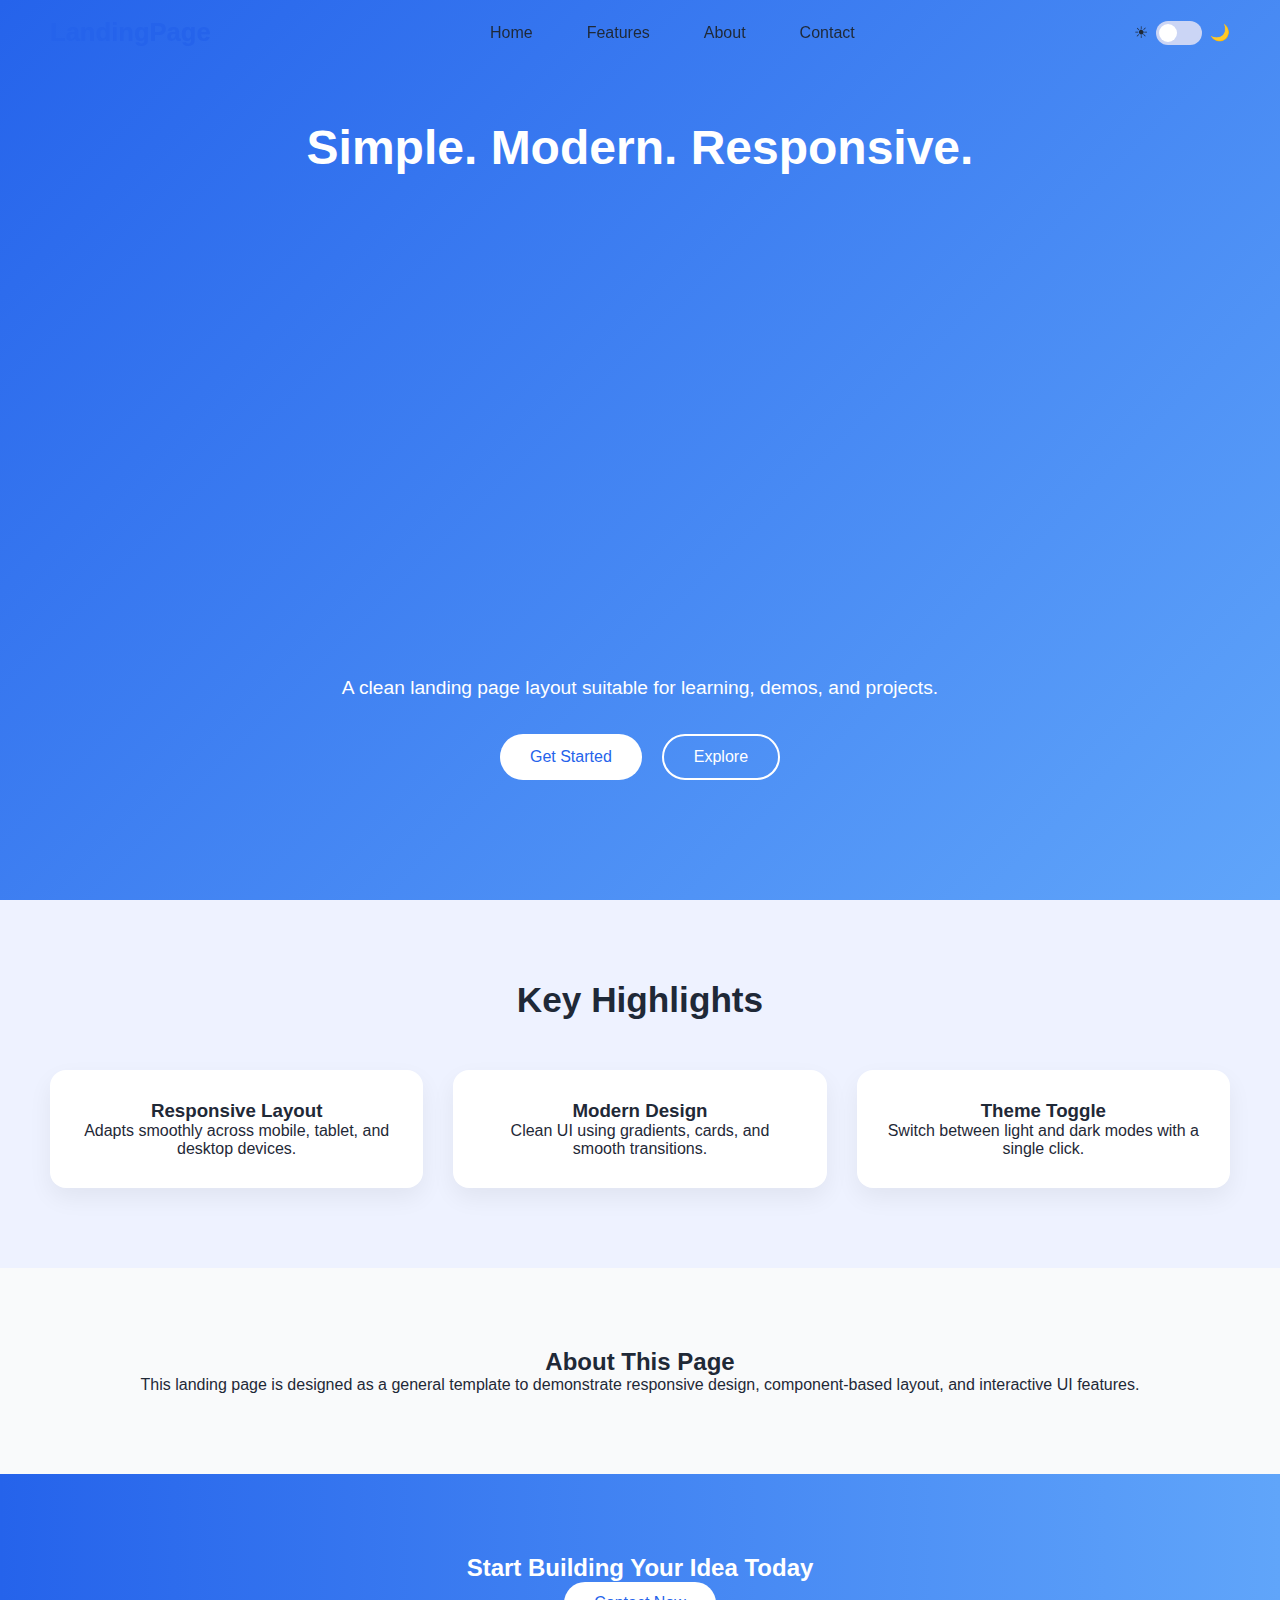
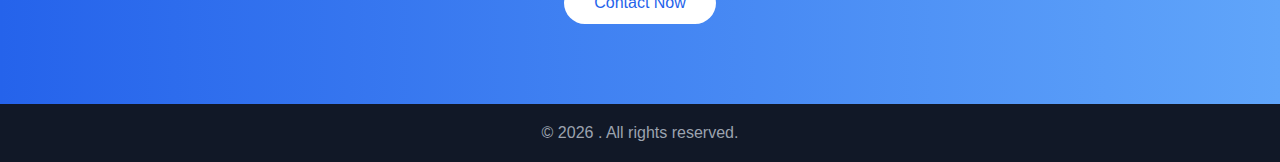
<file: index.html>
<!DOCTYPE html>
<html lang="en">
<head>
  <meta charset="UTF-8" />
  <meta name="viewport" content="width=device-width, initial-scale=1.0" />
  <title>General Landing Page</title>
  <link rel="stylesheet" href="style.css" />
</head>
<body>

  <header id="navbar">
    <div class="logo">LandingPage</div>

    <nav>
      <ul class="nav-links">
        <li><a href="#home">Home</a></li>
        <li><a href="#features">Features</a></li>
        <li><a href="#about">About</a></li>
        <li><a href="#contact">Contact</a></li>
      </ul>
    </nav>

  
    <div class="theme-toggle">
      <span>☀</span>
      <label class="switch">
        <input type="checkbox" id="themeSwitch">
        <span class="slider"></span>
      </label>
      <span>🌙</span>
    </div>
  </header>

  <section class="hero" id="home">
    <h1>Simple. Modern. Responsive.</h1>
    <p>A clean landing page layout suitable for learning, demos, and projects.</p>
    <div class="hero-buttons">
      <button class="btn primary">Get Started</button>
      <button class="btn outline">Explore</button>
    </div>
  </section>

  <section class="features" id="features">
    <h2>Key Highlights</h2>

    <div class="feature-grid">
      <div class="card">
        <h3>Responsive Layout</h3>
        <p>Adapts smoothly across mobile, tablet, and desktop devices.</p>
      </div>

      <div class="card">
        <h3>Modern Design</h3>
        <p>Clean UI using gradients, cards, and smooth transitions.</p>
      </div>

      <div class="card">
        <h3>Theme Toggle</h3>
        <p>Switch between light and dark modes with a single click.</p>
      </div>
    </div>
  </section>

  <!-- ================= ABOUT ================= -->
  <section class="about" id="about">
    <h2>About This Page</h2>
    <p>
      This landing page is designed as a general template to demonstrate
      responsive design, component-based layout, and interactive UI features.
    </p>
  </section>

  
  <section class="cta" id="contact">
    <h2>Start Building Your Idea Today</h2>
    <button class="btn primary">Contact Now</button>
  </section>

  <footer>
    <p>© 2026 . All rights reserved.</p>
  </footer>

  <script src="script.js"></script>
</body>
</html>
</file>
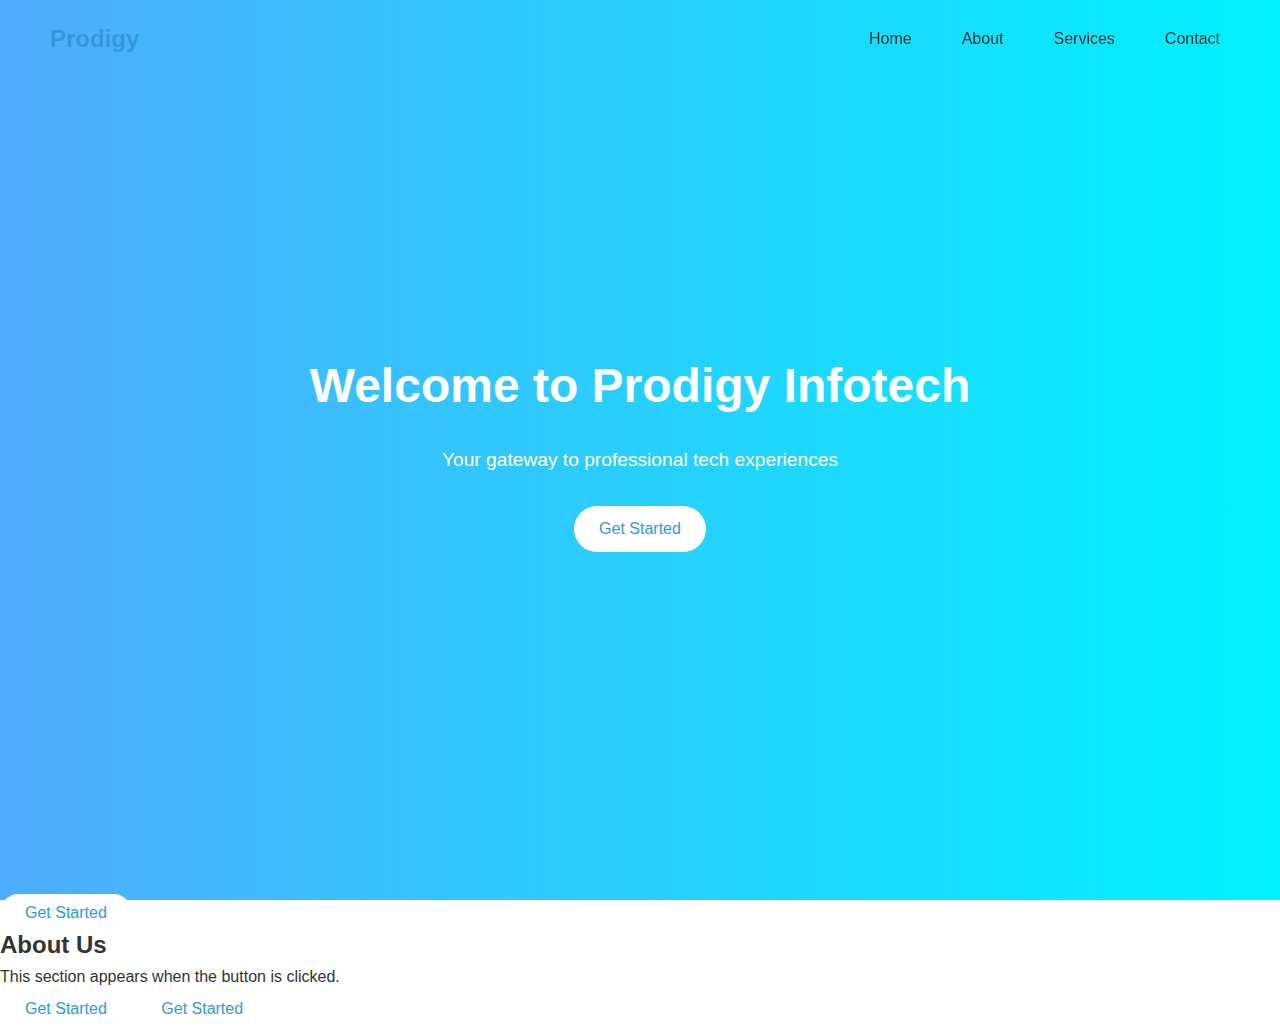
<file: OneDrive/Desktop/RESPONSIVELANDING PAGE/index.html>
<!DOCTYPE html>
<html lang="en">
<head>
  <meta charset="UTF-8" />
  <meta name="viewport" content="width=device-width, initial-scale=1.0" />
  <title>Responsive Landing Page</title>
  <link rel="stylesheet" href="style.css" />
</head>
<body>

  <!-- Navigation Menu -->
  <header id="navbar">
    <div class="logo">Prodigy</div>
    <nav>
      <ul class="nav-links">
        <li><a href="#">Home</a></li>
        <li><a href="#">About</a></li>
        <li><a href="#">Services</a></li>
        <li><a href="#">Contact</a></li>
      </ul>
    </nav>
  </header>

  <!-- Landing Section -->
  <section class="landing">
    <h1>Welcome to Prodigy Infotech</h1>
    <p>Your gateway to professional tech experiences</p>
    <a href="#" class="btn">Get Started</a>
  </section>

  <script src="script.js"></script>
</body>
</html>
<a href="#about" class="btn">Get Started</a>

<!-- Below Landing Section -->
<section id="about">
  <h2>About Us</h2>
  <p>This section appears when the button is clicked.</p>
</section>
<a href="contact.html" class="btn">Get Started</a>
<button class="btn" onclick="alert('Thanks for getting started!')">Get Started</button>
</file>
<file: style.css>
* {
  margin: 0;
  padding: 0;
  box-sizing: border-box;
  scroll-behavior: smooth;
}

:root {
  --bg-main: #f9fafb;
  --bg-secondary: #eef2ff;
  --text-main: #1f2937;
  --card-bg: #ffffff;
  --accent: #2563eb;
}

body.dark {
  --bg-main: #0f172a;
  --bg-secondary: #020617;
  --text-main: #e5e7eb;
  --card-bg: #020617;
  --accent: #38bdf8;
}

body {
  font-family: "Segoe UI", sans-serif;
  background-color: var(--bg-main);
  color: var(--text-main);
  transition: background 0.4s, color 0.4s;
}

header {
  position: fixed;
  top: 0;
  width: 100%;
  padding: 18px 50px;
  display: flex;
  align-items: center;
  justify-content: space-between;
  background: transparent;
  transition: 0.3s;
  z-index: 1000;
}

header.scrolled {
  background: rgba(255, 255, 255, 0.9);
  backdrop-filter: blur(10px);
  box-shadow: 0 4px 12px rgba(0,0,0,0.08);
}

body.dark header.scrolled {
  background: rgba(15, 23, 42, 0.9);
}

.logo {
  font-size: 1.6rem;
  font-weight: 700;
  color: var(--accent);
}


.nav-links {
  list-style: none;
  display: flex;
  gap: 30px;
}

.nav-links a {
  text-decoration: none;
  color: var(--text-main);
  font-weight: 500;
  padding: 6px 12px;
  border-radius: 6px;
  transition: 0.3s;
}

.nav-links a:hover {
  background-color: var(--accent);
  color: #fff;
}


.theme-toggle {
  display: flex;
  align-items: center;
  gap: 8px;
}

.switch {
  position: relative;
  width: 46px;
  height: 24px;
}

.switch input {
  opacity: 0;
}

.slider {
  position: absolute;
  inset: 0;
  background-color: #cbd5f5;
  border-radius: 30px;
  cursor: pointer;
  transition: 0.4s;
}

.slider::before {
  content: "";
  position: absolute;
  height: 18px;
  width: 18px;
  left: 3px;
  bottom: 3px;
  background-color: white;
  border-radius: 50%;
  transition: 0.4s;
}

input:checked + .slider {
  background-color: var(--accent);
}

input:checked + .slider::before {
  transform: translateX(22px);
}


.hero {
  height: 100vh;
  background: linear-gradient(135deg, var(--accent), #60a5fa);
  color: #fff;
  text-align: center;
  padding: 120px 20px;
  display: flex;
  flex-direction: column;
  justify-content: center;
}

.hero h1 {
  font-size: 3rem;
  margin-bottom: 20px;
}

.hero p {
  font-size: 1.2rem;
  max-width: 600px;
  margin: auto auto 35px;
}

.hero-buttons {
  display: flex;
  justify-content: center;
  gap: 20px;
}


.btn {
  padding: 12px 30px;
  border-radius: 30px;
  font-size: 1rem;
  cursor: pointer;
  border: none;
  transition: 0.3s;
}

.btn.primary {
  background-color: #fff;
  color: var(--accent);
}

.btn.primary:hover {
  background-color: #e5e7eb;
}

.btn.outline {
  background: transparent;
  color: #fff;
  border: 2px solid #fff;
}

.btn.outline:hover {
  background-color: #fff;
  color: var(--accent);
}


.features {
  padding: 80px 50px;
  text-align: center;
  background-color: var(--bg-secondary);
}

.features h2 {
  font-size: 2.2rem;
  margin-bottom: 50px;
}

.feature-grid {
  display: grid;
  grid-template-columns: repeat(auto-fit, minmax(250px, 1fr));
  gap: 30px;
}

.card {
  background-color: var(--card-bg);
  padding: 30px;
  border-radius: 16px;
  box-shadow: 0 10px 25px rgba(0,0,0,0.06);
  transition: transform 0.3s;
}

.card:hover {
  transform: translateY(-8px);
}


.about {
  padding: 80px 60px;
  text-align: center;
}

.cta {
  padding: 80px 20px;
  text-align: center;
  background: linear-gradient(to right, var(--accent), #60a5fa);
  color: #fff;
}

footer {
  padding: 20px;
  text-align: center;
  background-color: #111827;
  color: #9ca3af;
}

@media (max-width: 768px) {
  header {
    padding: 15px 20px;
    flex-direction: column;
    gap: 15px;
  }

  .hero h1 {
    font-size: 2.2rem;
  }

  .hero-buttons {
    flex-direction: column;
  }
}
</file>
<file: OneDrive/Desktop/RESPONSIVELANDING PAGE/style.css>
/* Reset and Base */
* {
  margin: 0;
  padding: 0;
  box-sizing: border-box;
  scroll-behavior: smooth;
}

body {
  font-family: 'Segoe UI', sans-serif;
  line-height: 1.6;
  color: #333;
}

/* Navbar */
header {
  position: fixed;
  top: 0;
  left: 0;
  width: 100%;
  background: transparent;
  display: flex;
  justify-content: space-between;
  align-items: center;
  padding: 20px 50px;
  transition: background 0.3s, box-shadow 0.3s;
  z-index: 999;
}

header.scrolled {
  background-color: rgba(255, 255, 255, 0.9);
  backdrop-filter: blur(10px);
  box-shadow: 0 2px 10px rgba(0, 0, 0, 0.1);
}

.logo {
  font-size: 1.5rem;
  font-weight: bold;
  color: #3498db;
}

/* Navigation Menu */
.nav-links {
  list-style: none;
  display: flex;
  gap: 30px;
}

.nav-links a {
  text-decoration: none;
  color: #333;
  font-weight: 500;
  transition: color 0.3s, background 0.3s;
  padding: 5px 10px;
  border-radius: 5px;
  cursor: pointer;
}

.nav-links a:hover {
  background-color: #3498db;
  color: #fff;
}

/* Landing Section */
.landing {
  height: 100vh;
  background: linear-gradient(to right, #4facfe, #00f2fe);
  display: flex;
  flex-direction: column;
  justify-content: center;
  align-items: center;
  text-align: center;
  padding: 100px 20px;
  color: white;
}

.landing h1 {
  font-size: 3rem;
  margin-bottom: 20px;
}

.landing p {
  font-size: 1.2rem;
  margin-bottom: 30px;
}

.btn {
  background-color: white;
  color: #3498db;
  padding: 10px 25px;
  border: none;
  border-radius: 25px;
  font-size: 1rem;
  cursor: pointer;
  text-decoration: none;
  transition: background 0.3s;
}

.btn:hover {
  background-color: #f1f1f1;
}

/* Responsive Design */
@media (max-width: 768px) {
  header {
    padding: 15px 20px;
    flex-direction: column;
    align-items: flex-start;
  }

  .nav-links {
    flex-direction: column;
    gap: 15px;
    background-color: white;
    position: absolute;
    top: 60px;
    right: 20px;
    width: 180px;
    padding: 15px;
    border-radius: 10px;
    box-shadow: 0 2px 10px rgba(0, 0, 0, 0.1);
    display: none; /* Optional: Enable toggle via JavaScript */
  }

  .nav-links a {
    color: #333;
  }

  /* If you want to show nav on mobile toggle */
  .nav-links.show {
    display: flex;
  }
}
</file>
